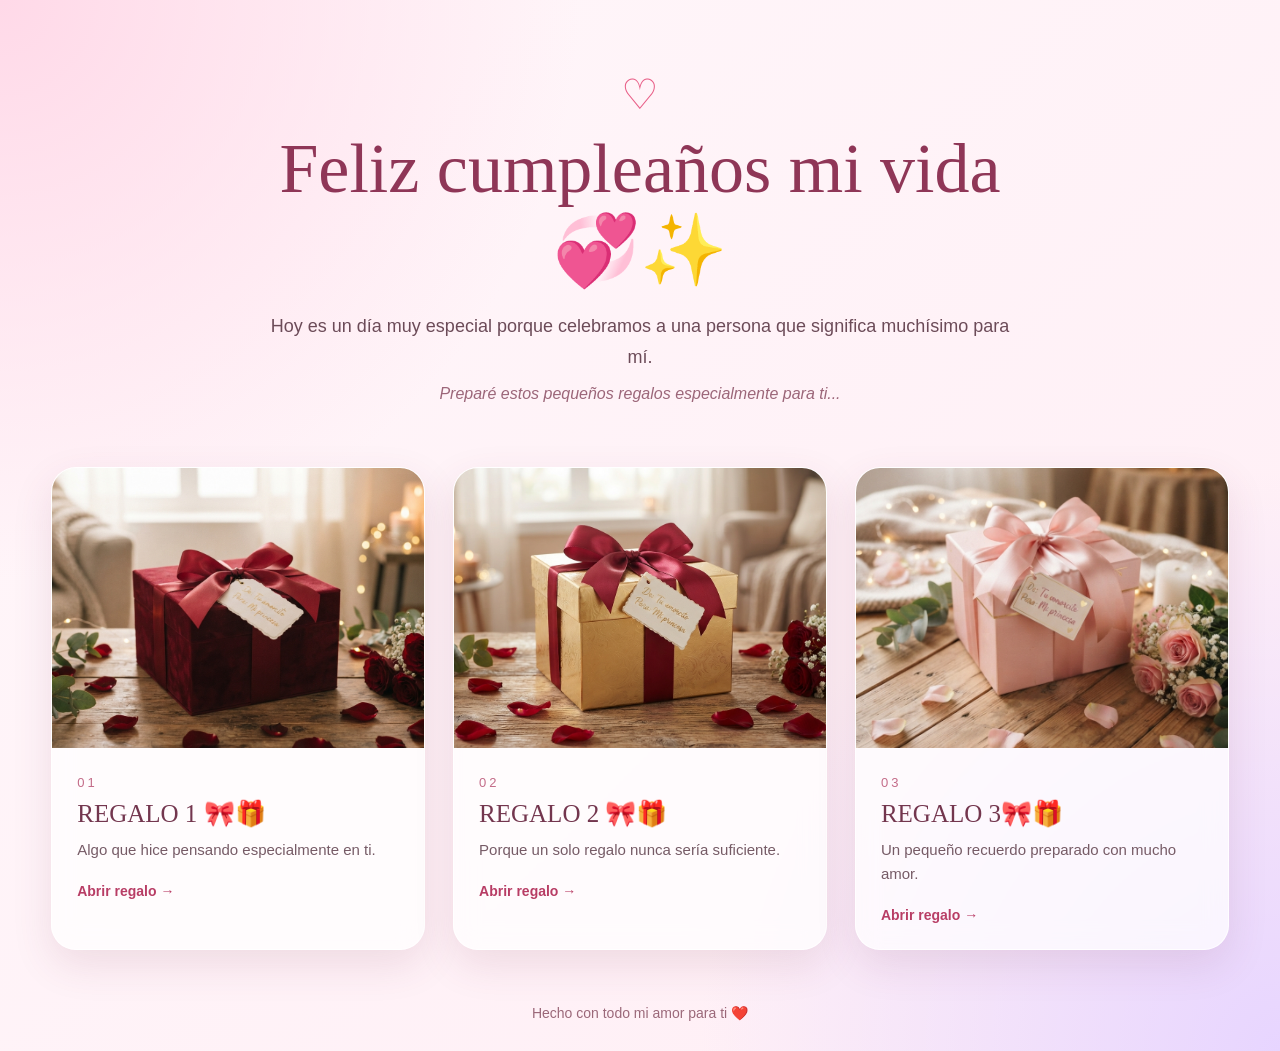
<file: index.html>
<!DOCTYPE html>
<html lang="es">
<head>
<meta charset="UTF-8">
<meta name="viewport" content="width=device-width, initial-scale=1.0">
<title>Feliz cumpleaños mi vida ❤️✨</title>
<link rel="stylesheet" href="css/style.css">
</head>
<body>
<div class="hearts"></div>
<main class="container">
<section class="hero">
<span class="mini-heart">♡</span>
<h1>Feliz cumpleaños mi vida 💞✨</h1>
<p>Hoy es un día muy especial porque celebramos a una persona que significa muchísimo para mí.</p>
<p class="subtitle">Preparé estos pequeños regalos especialmente para ti...</p>
</section>
<section class="gifts">

<a href="https://zoni-x.github.io/FELIZ-CUMPLEA-OS/" class="gift-card">
<div class="image-container"><img src="img/img1.jpeg" alt="Primer regalo"><div class="image-overlay"><span>♥</span></div></div>
<div class="gift-content"><span class="number">01</span><h2>REGALO 1 🎀🎁</h2><p>Algo que hice pensando especialmente en ti.</p><span class="open">Abrir regalo →</span></div>
</a>

<a href="https://zoni-x.github.io/PASTEL-CUMPLEA-OS/" class="gift-card">
<div class="image-container"><img src="img/img2.jpeg" alt="Segundo regalo"><div class="image-overlay"><span>♡</span></div></div>
<div class="gift-content"><span class="number">02</span><h2>REGALO 2 🎀🎁</h2><p>Porque un solo regalo nunca sería suficiente.</p><span class="open">Abrir regalo →</span></div>
</a>

<a href="video.html" class="gift-card">
<div class="image-container"><img src="img/video.jpeg" alt="Nuestro video"><div class="image-overlay"><span>▶</span></div></div>
<div class="gift-content"><span class="number">03</span><h2>REGALO 3🎀🎁</h2><p>Un pequeño recuerdo preparado con mucho amor.</p><span class="open">Abrir regalo →</span></div>
</a>

</section>
<footer><p>Hecho con todo mi amor para ti ❤️</p></footer>
</main>
<script src="js/script.js"></script>
</body>
</html>
</file>
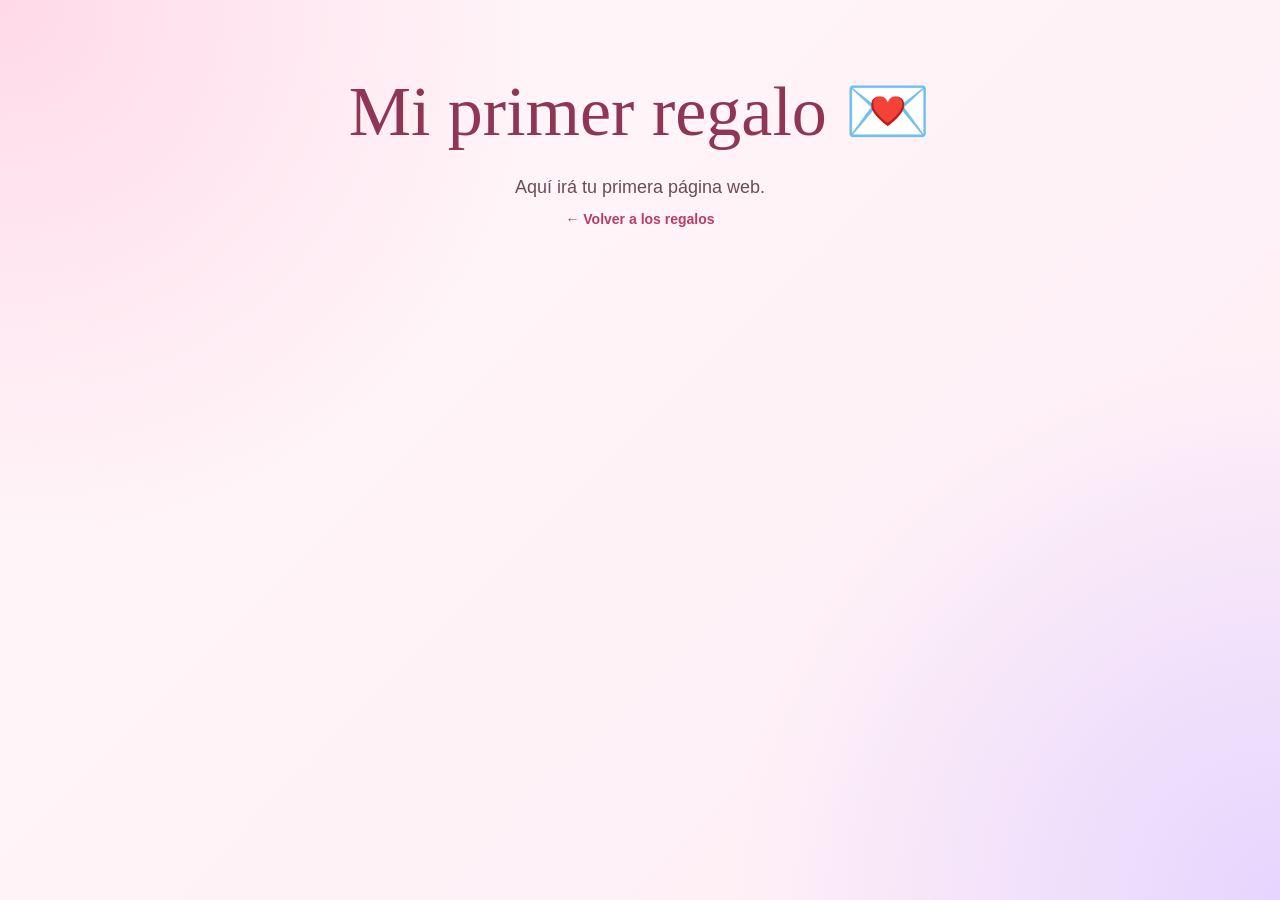
<file: regalo1.html>
<!DOCTYPE html>
<html lang="es">
<head><meta charset="UTF-8"><meta name="viewport" content="width=device-width,initial-scale=1.0"><title>Regalo 1 ❤️</title><link rel="stylesheet" href="css/style.css"></head>
<body><main class="container"><section class="hero"><h1>Mi primer regalo 💌</h1><p>Aquí irá tu primera página web.</p><p><a href="index.html" class="back">← Volver a los regalos</a></p></section></main></body>
</html>
</file>
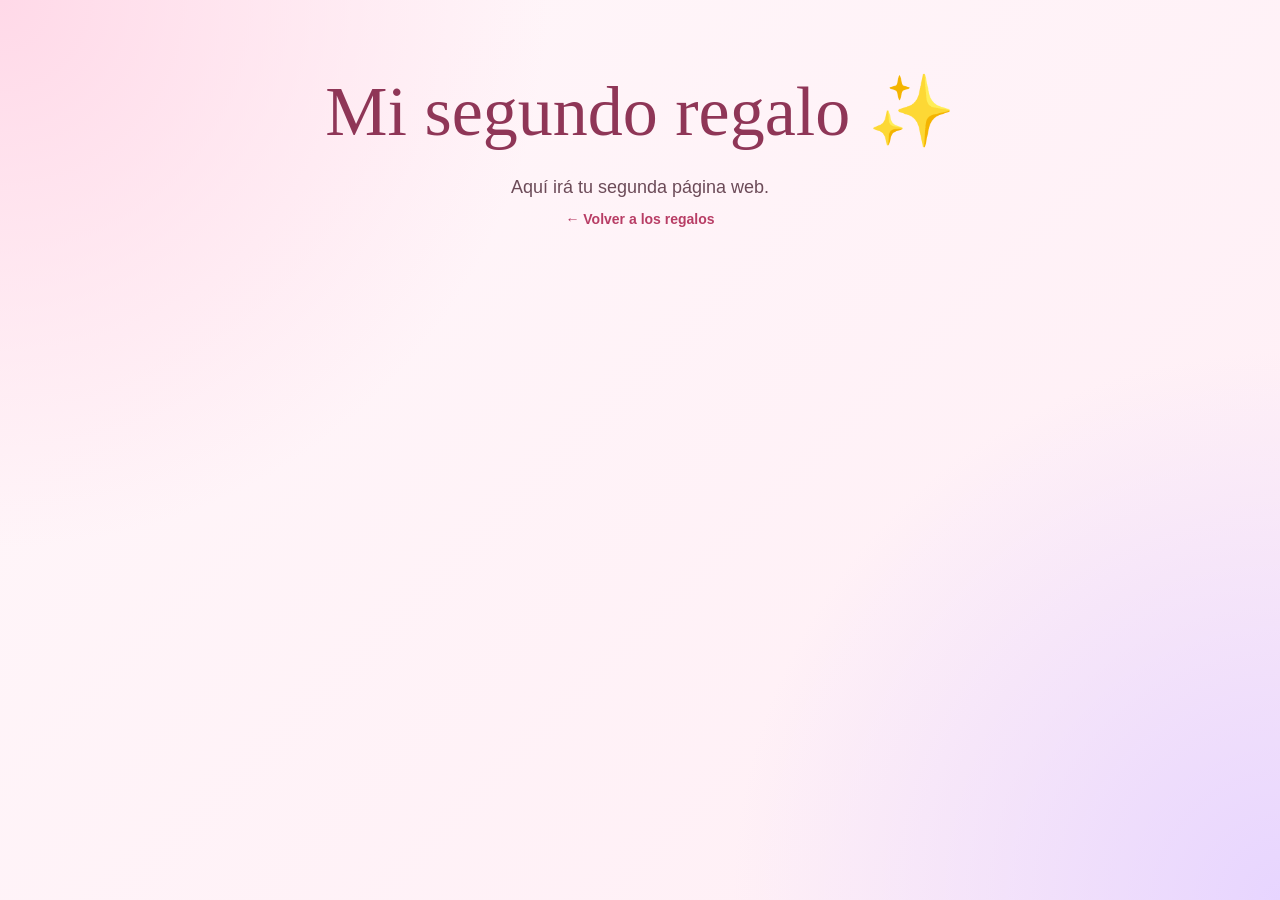
<file: regalo2.html>
<!DOCTYPE html>
<html lang="es">
<head><meta charset="UTF-8"><meta name="viewport" content="width=device-width,initial-scale=1.0"><title>Regalo 2 ❤️</title><link rel="stylesheet" href="css/style.css"></head>
<body><main class="container"><section class="hero"><h1>Mi segundo regalo ✨</h1><p>Aquí irá tu segunda página web.</p><p><a href="index.html" class="back">← Volver a los regalos</a></p></section></main></body>
</html>
</file>
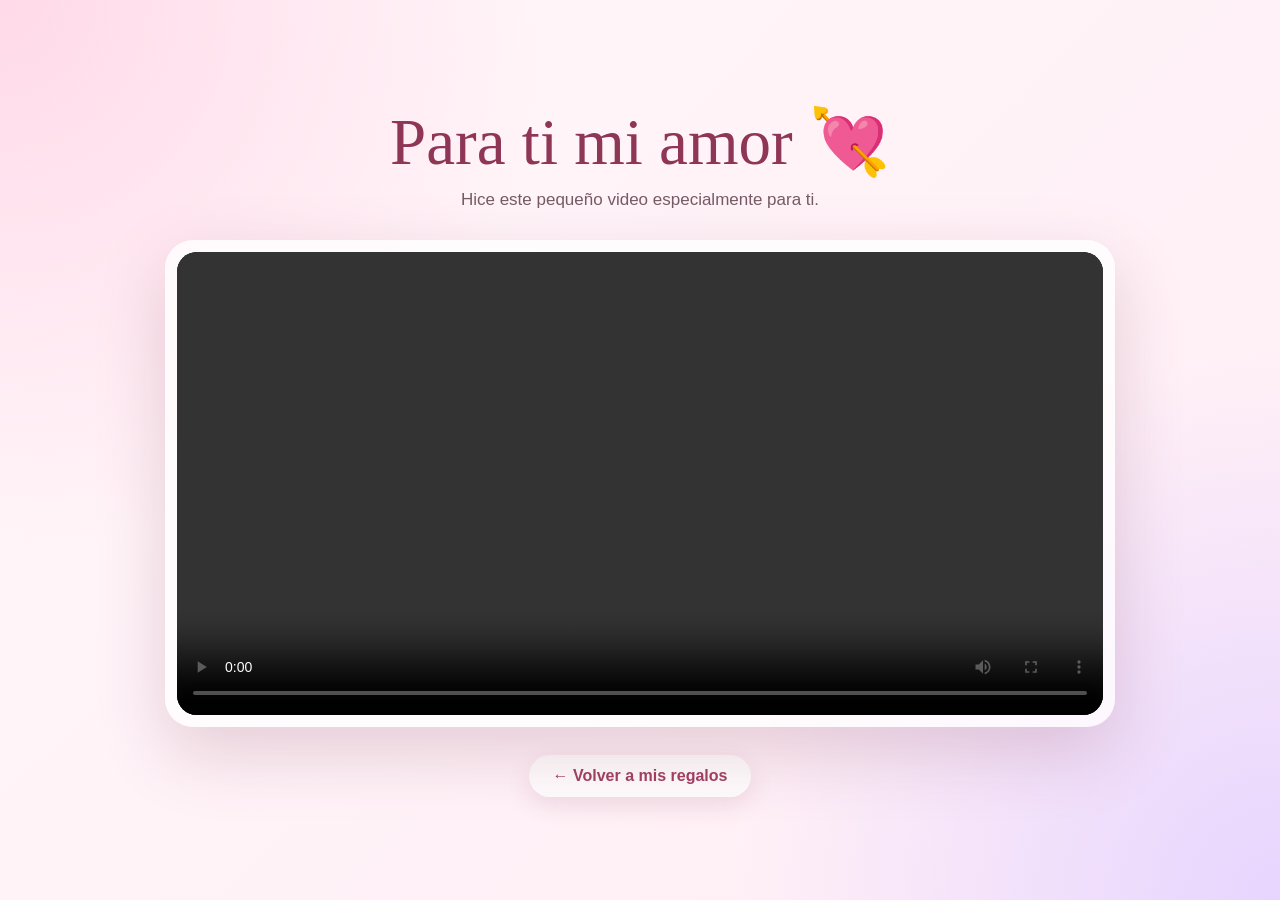
<file: video.html>
<!DOCTYPE html>
<html lang="es">

<head>
    <meta charset="UTF-8">
    <meta name="viewport" content="width=device-width, initial-scale=1.0">

    <title>Un video para ti ❤️</title>

    <link rel="stylesheet" href="css/style.css">

    <style>

        .video-page {
            min-height: 100vh;

            display: flex;
            align-items: center;
            justify-content: center;

            padding: 30px 15px;
        }

        .video-box {
            width: min(950px, 100%);

            text-align: center;

            animation: fadeDown 1s ease;
        }

        .video-title {
            font-family: Georgia, serif;

            font-size: clamp(38px, 6vw, 65px);

            font-weight: 500;

            color: #8f3657;

            margin-bottom: 10px;
        }

        .video-text {
            color: #765b66;

            font-size: 17px;

            margin-bottom: 30px;
        }

        .video-wrapper {
            width: 100%;

            background: rgba(255, 255, 255, 0.75);

            padding: 12px;

            border-radius: 28px;

            box-shadow:
                0 25px 70px rgba(120, 50, 80, 0.20);

            backdrop-filter: blur(12px);
        }

        .video-wrapper video {
            width: 100%;

            max-height: 70vh;

            display: block;

            margin: auto;

            border-radius: 20px;

            background: #000;

            object-fit: contain;
        }

        .back-button {
            display: inline-block;

            margin-top: 28px;

            padding: 12px 24px;

            border-radius: 50px;

            background: rgba(255, 255, 255, 0.8);

            color: #a33f62;

            text-decoration: none;

            font-weight: 600;

            box-shadow: 0 8px 25px rgba(120, 50, 80, 0.12);

            transition: 0.3s ease;
        }

        .back-button:hover {
            transform: translateY(-3px);

            background: white;

            box-shadow: 0 12px 30px rgba(120, 50, 80, 0.20);
        }

        @media (max-width: 600px) {

            .video-page {
                padding: 20px 12px;
            }

            .video-wrapper {
                padding: 7px;

                border-radius: 20px;
            }

            .video-wrapper video {
                border-radius: 15px;

                max-height: 65vh;
            }

            .video-text {
                font-size: 15px;

                margin-bottom: 20px;
            }

        }

    </style>
</head>

<body>

    <div class="hearts"></div>

    <main class="video-page">

        <section class="video-box">

            <h1 class="video-title">
                Para ti mi amor 💘
            </h1>

            <p class="video-text">
                Hice este pequeño video especialmente para ti.
            </p>


            <div class="video-wrapper">

                <video controls playsinline>

                    <source src="video/video.mp4" type="video/mp4">

                    Tu navegador no puede reproducir este video.

                </video>

            </div>


            <a href="index.html" class="back-button">
                ← Volver a mis regalos
            </a>

        </section>

    </main>


    <script src="js/script.js"></script>

</body>
</html>
</file>
<file: css/style.css>
*{margin:0;padding:0;box-sizing:border-box}body{min-height:100vh;font-family:"Segoe UI",sans-serif;background:radial-gradient(circle at top left,#ffd9e8,transparent 35%),radial-gradient(circle at bottom right,#e7d5ff,transparent 35%),linear-gradient(135deg,#fff7fa,#ffeef5);color:#3d2630;overflow-x:hidden}.container{width:min(1200px,92%);margin:auto;padding:70px 0 30px;position:relative;z-index:2}.hero{text-align:center;max-width:750px;margin:0 auto 60px;animation:fadeDown 1s ease}.mini-heart{font-size:42px;color:#e85d86;display:block;margin-bottom:10px;animation:heartbeat 1.8s infinite}.hero h1{font-family:Georgia,serif;font-size:clamp(38px,6vw,70px);font-weight:500;color:#8f3657;margin-bottom:20px}.hero p{font-size:18px;line-height:1.7;color:#6c4b58}.hero .subtitle{margin-top:8px;font-size:16px;font-style:italic;color:#9c6679}.gifts{display:grid;grid-template-columns:repeat(3,1fr);gap:28px}.gift-card{display:block;text-decoration:none;color:inherit;background:rgba(255,255,255,.72);backdrop-filter:blur(12px);border-radius:25px;overflow:hidden;border:1px solid rgba(255,255,255,.8);box-shadow:0 15px 40px rgba(120,50,80,.12);transition:transform .4s ease,box-shadow .4s ease;animation:cardAppear .8s ease backwards}.gift-card:nth-child(1){animation-delay:.2s}.gift-card:nth-child(2){animation-delay:.4s}.gift-card:nth-child(3){animation-delay:.6s}.gift-card:hover{transform:translateY(-12px) scale(1.02);box-shadow:0 25px 60px rgba(120,50,80,.22)}.image-container{width:100%;height:280px;position:relative;overflow:hidden}.image-container img{width:100%;height:100%;display:block;object-fit:cover;transition:transform .6s ease}.gift-card:hover .image-container img{transform:scale(1.08)}.image-overlay{position:absolute;inset:0;display:flex;align-items:center;justify-content:center;background:rgba(115,35,65,.25);opacity:0;transition:opacity .4s ease}.gift-card:hover .image-overlay{opacity:1}.image-overlay span{width:65px;height:65px;display:flex;align-items:center;justify-content:center;border-radius:50%;background:rgba(255,255,255,.9);color:#b83d65;font-size:27px;box-shadow:0 8px 25px rgba(0,0,0,.15)}.gift-content{padding:25px}.number{font-size:13px;letter-spacing:3px;color:#c36b88}.gift-content h2{font-family:Georgia,serif;font-size:25px;font-weight:500;color:#73364e;margin:8px 0 10px}.gift-content p{color:#765b66;line-height:1.6;font-size:15px;margin-bottom:20px}.open,.back{color:#b83d65;font-size:14px;font-weight:600;text-decoration:none}footer{text-align:center;margin-top:55px;color:#9b6879;font-size:14px;animation:fadeDown 1.5s ease}.hearts{position:fixed;inset:0;pointer-events:none;z-index:1;overflow:hidden}.heart{position:absolute;bottom:-30px;color:rgba(210,70,110,.25);font-size:20px;animation:floatHeart linear forwards}@keyframes fadeDown{from{opacity:0;transform:translateY(-25px)}to{opacity:1;transform:translateY(0)}}@keyframes cardAppear{from{opacity:0;transform:translateY(40px)}to{opacity:1;transform:translateY(0)}}@keyframes heartbeat{0%,100%{transform:scale(1)}50%{transform:scale(1.2)}}@keyframes floatHeart{from{transform:translateY(0) rotate(0);opacity:0}10%{opacity:1}to{transform:translateY(-110vh) rotate(360deg);opacity:0}}@media(max-width:850px){.gifts{grid-template-columns:1fr}.gift-card{max-width:550px;width:100%;margin:auto}.image-container{height:300px}}@media(max-width:500px){.container{padding-top:45px}.hero{margin-bottom:40px}.hero h1{font-size:42px}.hero p{font-size:16px}.image-container{height:240px}}
</file>
